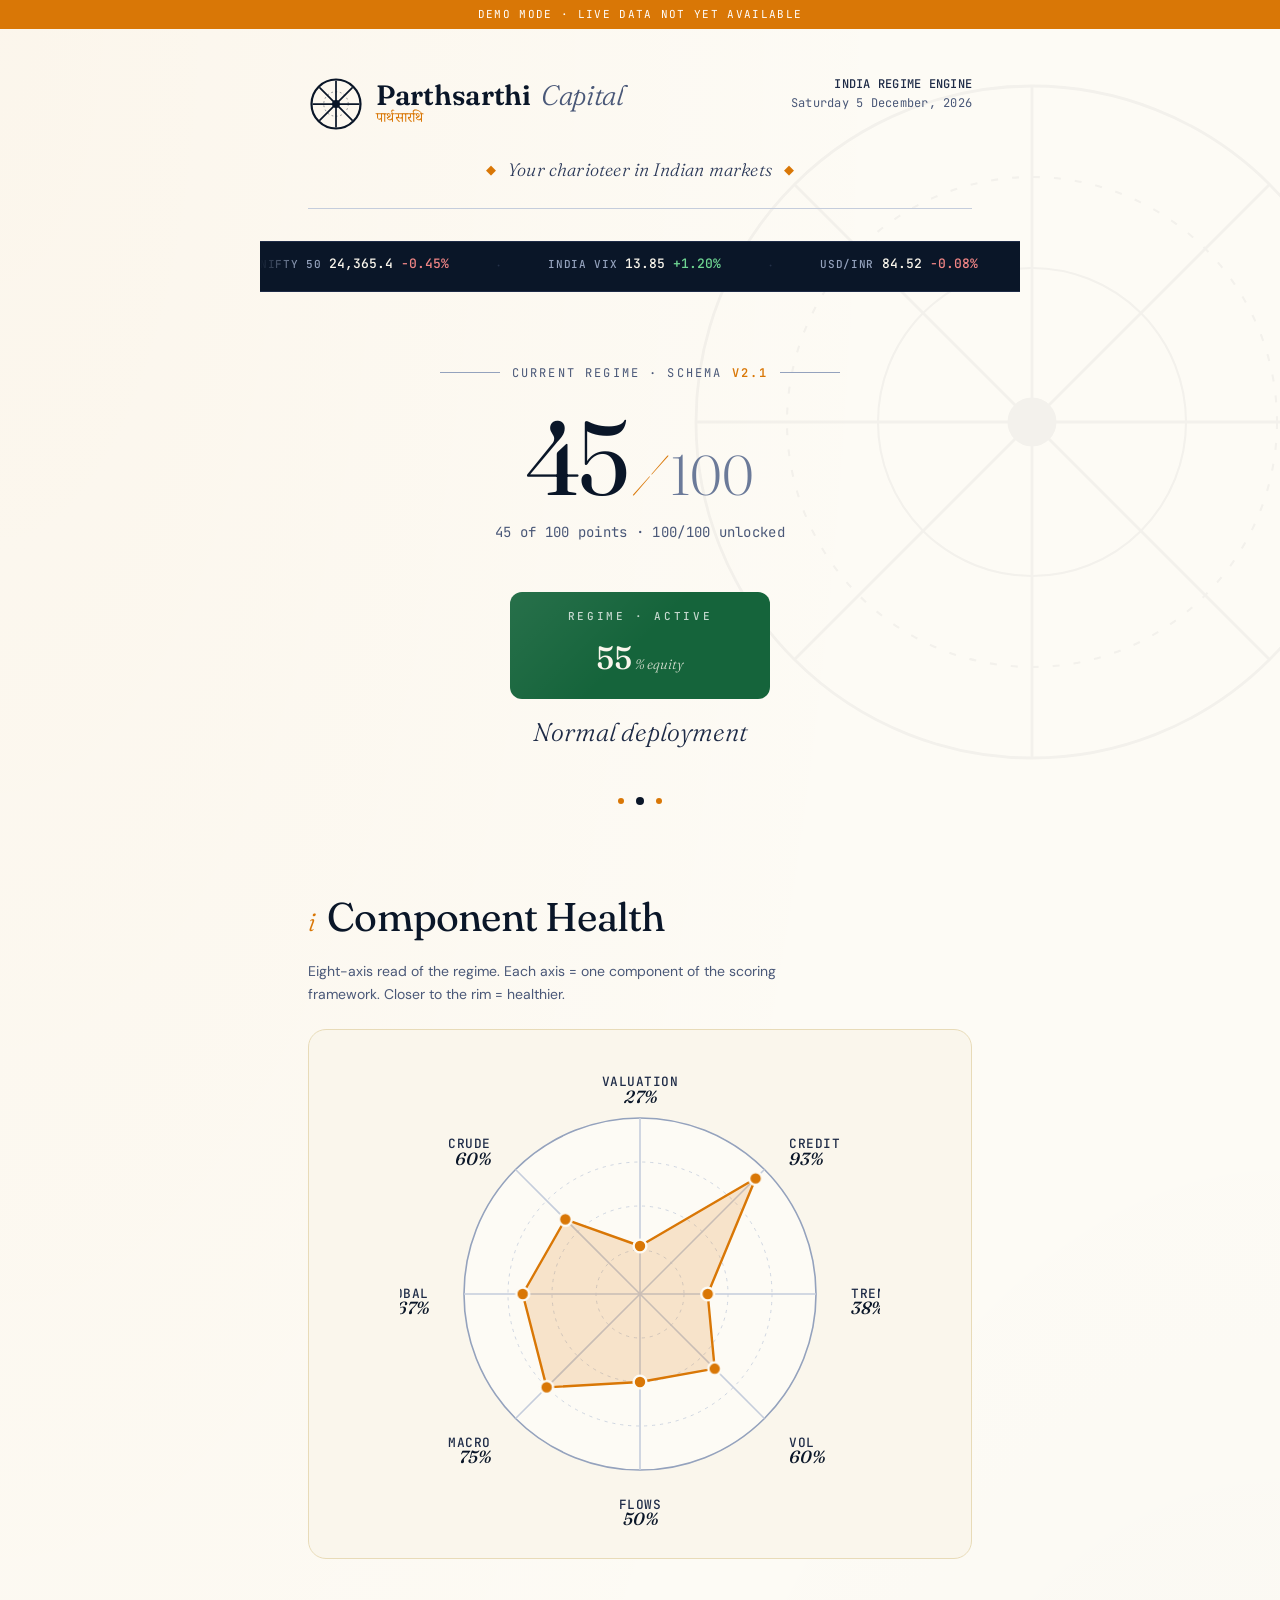
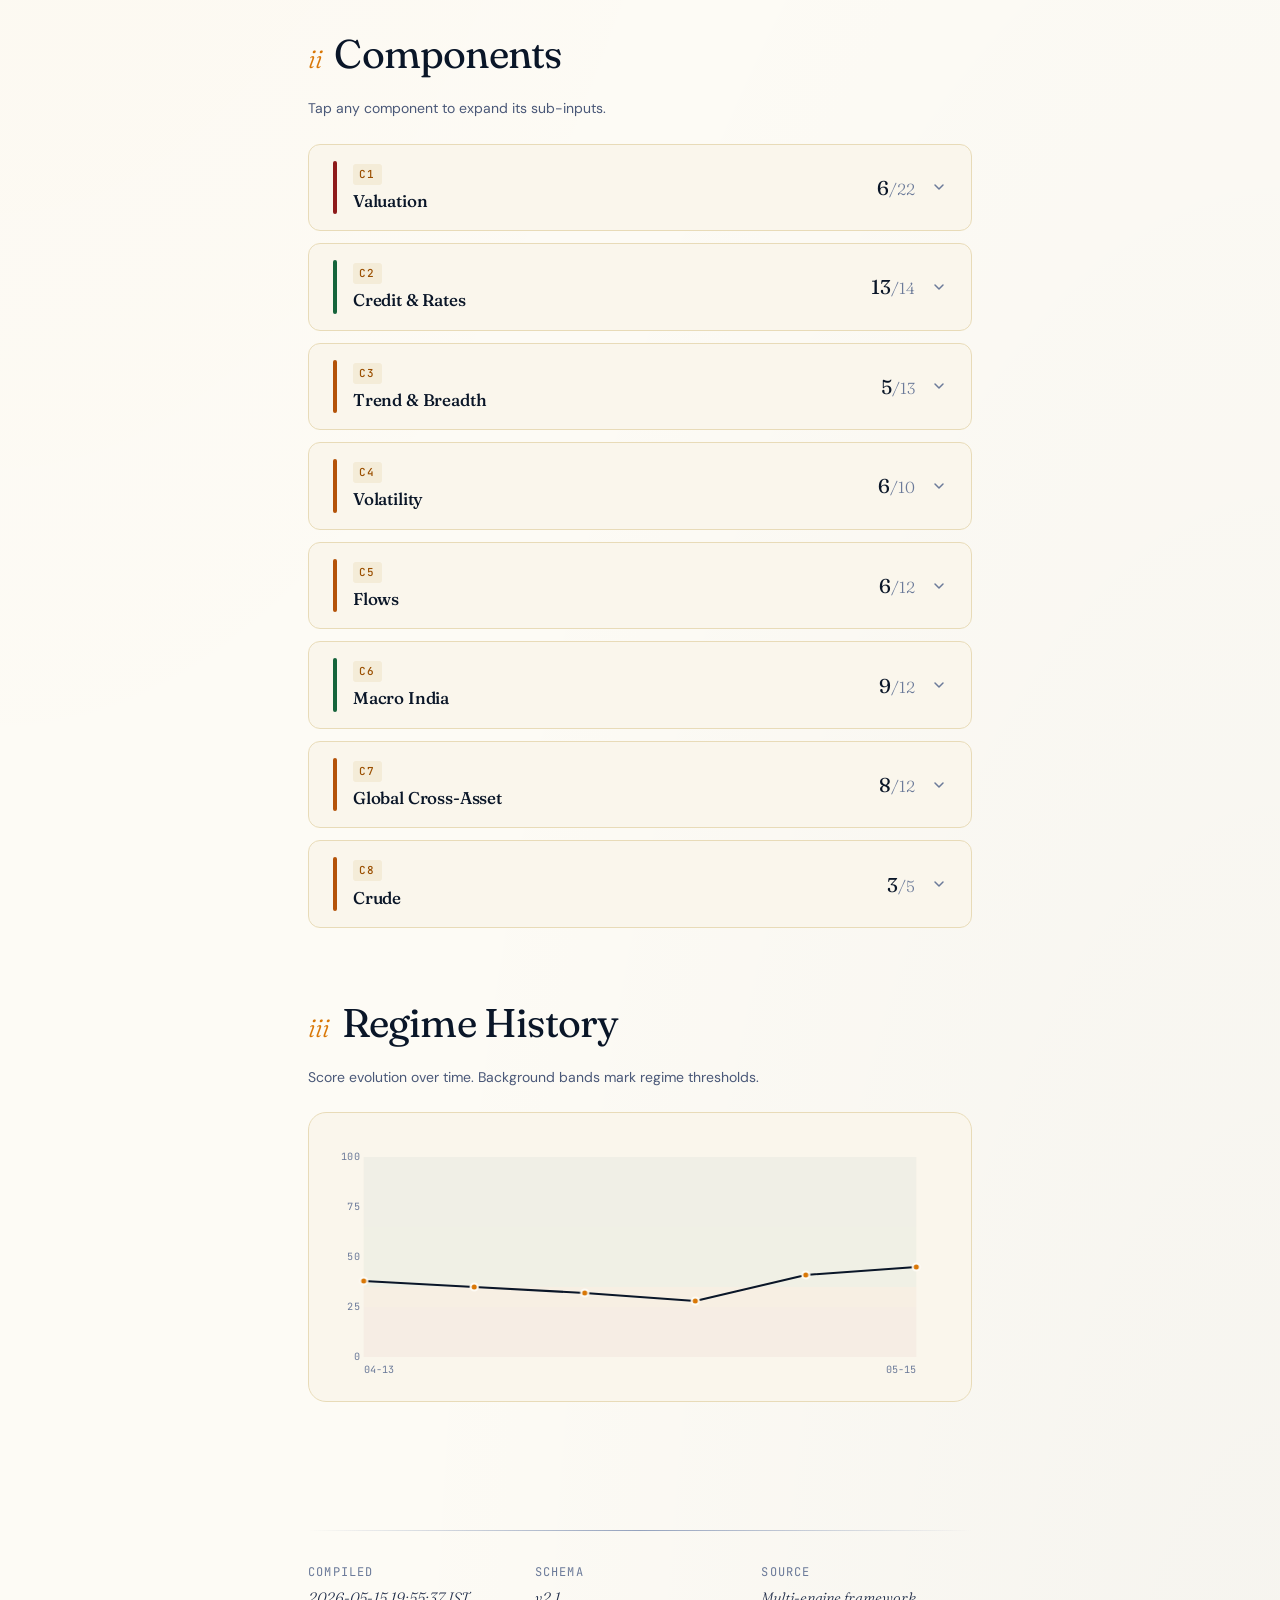
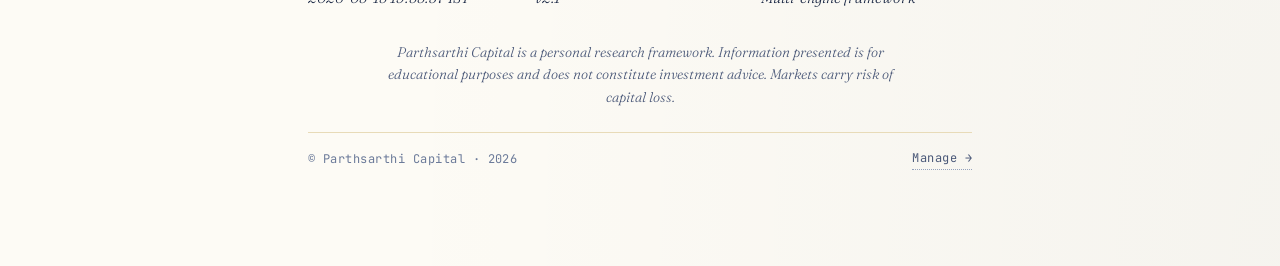
<file: docs/index.html>
<!DOCTYPE html>
<html lang="en">
<head>
<meta charset="UTF-8">
<meta name="viewport" content="width=device-width,initial-scale=1,viewport-fit=cover">
<meta name="theme-color" content="#0A1628">
<title>Parthsarthi Capital · India Regime Engine</title>
<meta name="description" content="A regime-reading investment system for Indian markets. 8 components, 26 sub-inputs, calibrated for SEBI-RIA discipline.">

<!-- Open Graph for social sharing -->
<meta property="og:title" content="Parthsarthi Capital">
<meta property="og:description" content="Your charioteer in Indian markets.">
<meta property="og:type" content="website">

<!-- Favicon -->
<link rel="icon" type="image/svg+xml" href="assets/logo.svg">

<!-- Fonts: Fraunces (display serif) + DM Sans (body) + JetBrains Mono (data) -->
<link rel="preconnect" href="https://fonts.googleapis.com">
<link rel="preconnect" href="https://fonts.gstatic.com" crossorigin>
<link href="https://fonts.googleapis.com/css2?family=Fraunces:opsz,wght,SOFT@9..144,300..900,0..100&family=DM+Sans:opsz,wght@9..40,300..700&family=JetBrains+Mono:wght@400;500;600&family=Noto+Serif+Devanagari:wght@400;500;700&display=swap" rel="stylesheet">

<link rel="stylesheet" href="styles.css">
</head>
<body>

<!-- Decorative chariot wheel watermark -->
<div class="watermark" aria-hidden="true">
  <svg viewBox="0 0 100 100" preserveAspectRatio="xMidYMid meet">
    <g fill="none" stroke="currentColor">
      <circle cx="50" cy="50" r="48" stroke-width="0.4"/>
      <circle cx="50" cy="50" r="35" stroke-width="0.3" stroke-dasharray="1,2"/>
      <circle cx="50" cy="50" r="22" stroke-width="0.3"/>
      <circle cx="50" cy="50" r="3" fill="currentColor"/>
      <g stroke-width="0.4">
        <line x1="50" y1="2" x2="50" y2="98"/>
        <line x1="2" y1="50" x2="98" y2="50"/>
        <line x1="16" y1="16" x2="84" y2="84"/>
        <line x1="84" y1="16" x2="16" y2="84"/>
      </g>
    </g>
  </svg>
</div>

<div class="page">

  <!-- ============ HEADER ============ -->
  <header class="masthead">
    <div class="masthead-row">
      <div class="brand">
        <svg class="brand-mark" viewBox="0 0 64 64" aria-label="Parthsarthi Capital">
          <circle cx="32" cy="32" r="28" stroke="currentColor" stroke-width="2.5" fill="none"/>
          <circle cx="32" cy="32" r="4.5" fill="currentColor"/>
          <g stroke="currentColor" stroke-width="2" stroke-linecap="round">
            <line x1="32" y1="6" x2="32" y2="58"/>
            <line x1="6" y1="32" x2="58" y2="32"/>
            <line x1="13.6" y1="13.6" x2="50.4" y2="50.4"/>
            <line x1="50.4" y1="13.6" x2="13.6" y2="50.4"/>
          </g>
          <circle cx="32" cy="32" r="14" stroke="currentColor" stroke-width="1" fill="none" stroke-dasharray="2,3" opacity="0.5"/>
        </svg>
        <div class="brand-words">
          <div class="brand-name">Parthsarthi <span>Capital</span></div>
          <div class="brand-sub-dev">पार्थसारथि</div>
        </div>
      </div>
      <div class="masthead-meta">
        <div class="meta-issue">India Regime Engine</div>
        <div class="meta-date" id="meta-date">—</div>
      </div>
    </div>
    <div class="tagline">
      <span class="tagline-orn">◆</span>
      Your charioteer in Indian markets
      <span class="tagline-orn">◆</span>
    </div>
  </header>

  <!-- ============ AUTO-DATA TICKER ============ -->
  <section class="ticker" aria-label="Live market data">
    <div class="ticker-track" id="ticker-track">
      <!-- Populated by JS -->
    </div>
  </section>

  <!-- ============ SCORE HERO ============ -->
  <section class="hero">
    <div class="hero-eyebrow">
      <span class="eyebrow-line"></span>
      <span class="eyebrow-text">Current Regime · Schema <span id="schema-version">v2.1</span></span>
      <span class="eyebrow-line"></span>
    </div>

    <div class="score-wrap">
      <div class="score-figure">
        <span class="score-value" id="score-value">—</span>
        <span class="score-divider">⁄</span>
        <span class="score-max" id="score-max">100</span>
      </div>
      <div class="score-pct" id="score-pct">— of 100</div>
    </div>

    <div class="regime-badge" id="regime-badge" data-regime="loading">
      <div class="regime-label" id="regime-label">Loading…</div>
      <div class="regime-allocation">
        <span class="allocation-figure" id="allocation-figure">—</span>
        <span class="allocation-unit">% equity</span>
      </div>
    </div>

    <p class="regime-guidance" id="regime-guidance">Fetching latest regime…</p>

    <div class="hero-divider" aria-hidden="true">
      <span></span><span></span><span></span>
    </div>
  </section>

  <!-- ============ PENDING BANNER (only shows if needed) ============ -->
  <section class="pending-banner" id="pending-banner" hidden>
    <div class="pending-inner">
      <div class="pending-icon">!</div>
      <div class="pending-text">
        <strong id="pending-count-text">— inputs pending</strong>
        <span>Score reflects partial data. Update via Admin.</span>
      </div>
    </div>
  </section>

  <!-- ============ COMPONENT RADAR ============ -->
  <section class="section">
    <h2 class="section-title">
      <span class="section-num">i</span>
      Component Health
    </h2>
    <p class="section-lede">Eight-axis read of the regime. Each axis = one component of the scoring framework. Closer to the rim = healthier.</p>

    <div class="radar-wrap">
      <svg class="radar" id="radar" viewBox="-150 -150 300 300" aria-label="Component health radar"></svg>
    </div>
  </section>

  <!-- ============ COMPONENT CARDS ============ -->
  <section class="section">
    <h2 class="section-title">
      <span class="section-num">ii</span>
      Components
    </h2>
    <p class="section-lede">Tap any component to expand its sub-inputs.</p>

    <div class="components" id="components">
      <!-- Populated by JS -->
    </div>
  </section>

  <!-- ============ SCORE HISTORY ============ -->
  <section class="section">
    <h2 class="section-title">
      <span class="section-num">iii</span>
      Regime History
    </h2>
    <p class="section-lede">Score evolution over time. Background bands mark regime thresholds.</p>

    <div class="history-wrap">
      <svg class="history" id="history" viewBox="0 0 600 240" preserveAspectRatio="none" aria-label="Score history"></svg>
      <div class="history-empty" id="history-empty">
        Building history. Each compute appends a point — check back in a few weeks.
      </div>
    </div>
  </section>

  <!-- ============ COLOPHON ============ -->
  <footer class="colophon">
    <div class="colophon-rule"></div>
    <div class="colophon-grid">
      <div>
        <div class="colophon-label">Compiled</div>
        <div class="colophon-value" id="footer-compute">—</div>
      </div>
      <div>
        <div class="colophon-label">Schema</div>
        <div class="colophon-value" id="footer-schema">v2.1</div>
      </div>
      <div>
        <div class="colophon-label">Source</div>
        <div class="colophon-value">Multi-engine framework</div>
      </div>
    </div>

    <p class="disclaimer">
      Parthsarthi Capital is a personal research framework. Information presented is for educational purposes and does not constitute investment advice. Markets carry risk of capital loss.
    </p>

    <div class="colophon-row">
      <span>© Parthsarthi Capital · 2026</span>
      <a class="manage-link" href="https://gqp.streamlit.app" target="_blank" rel="noopener">Manage →</a>
    </div>
  </footer>

</div>

<script src="app.js"></script>
</body>
</html>
</file>
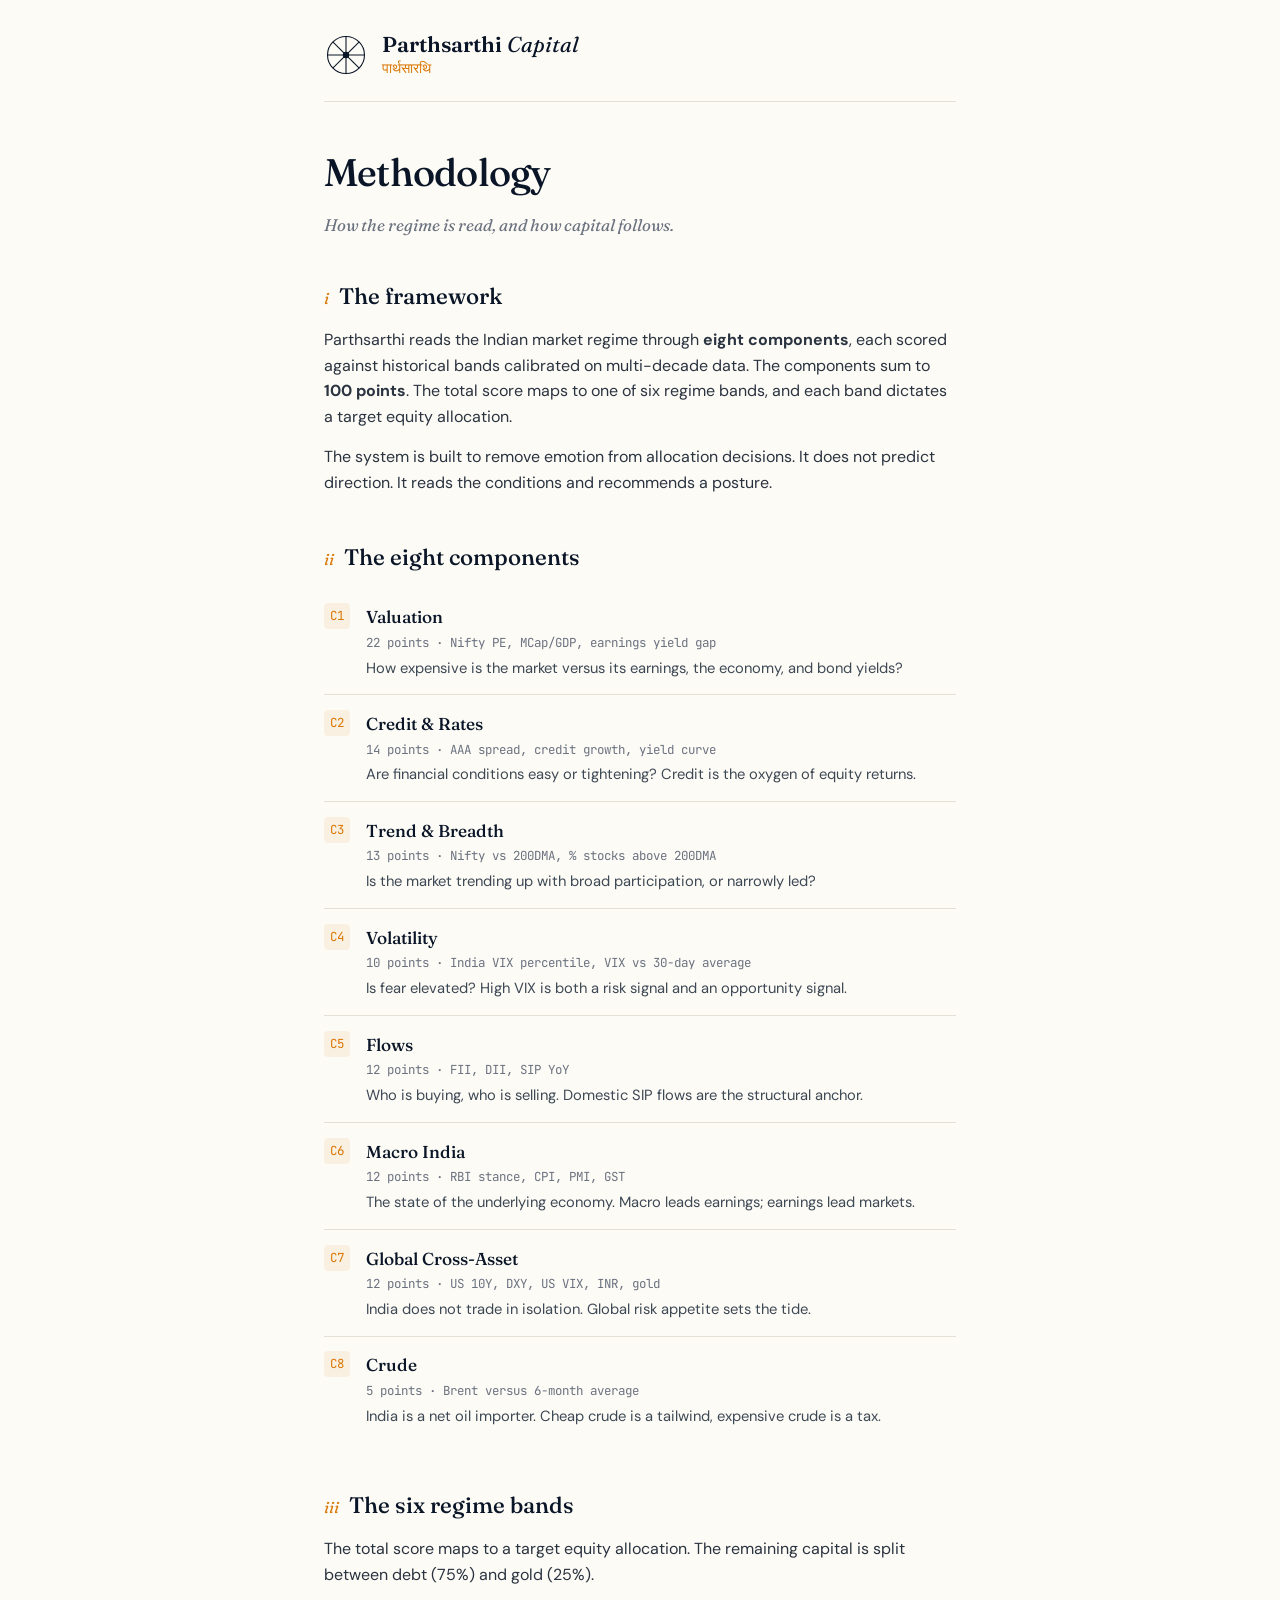
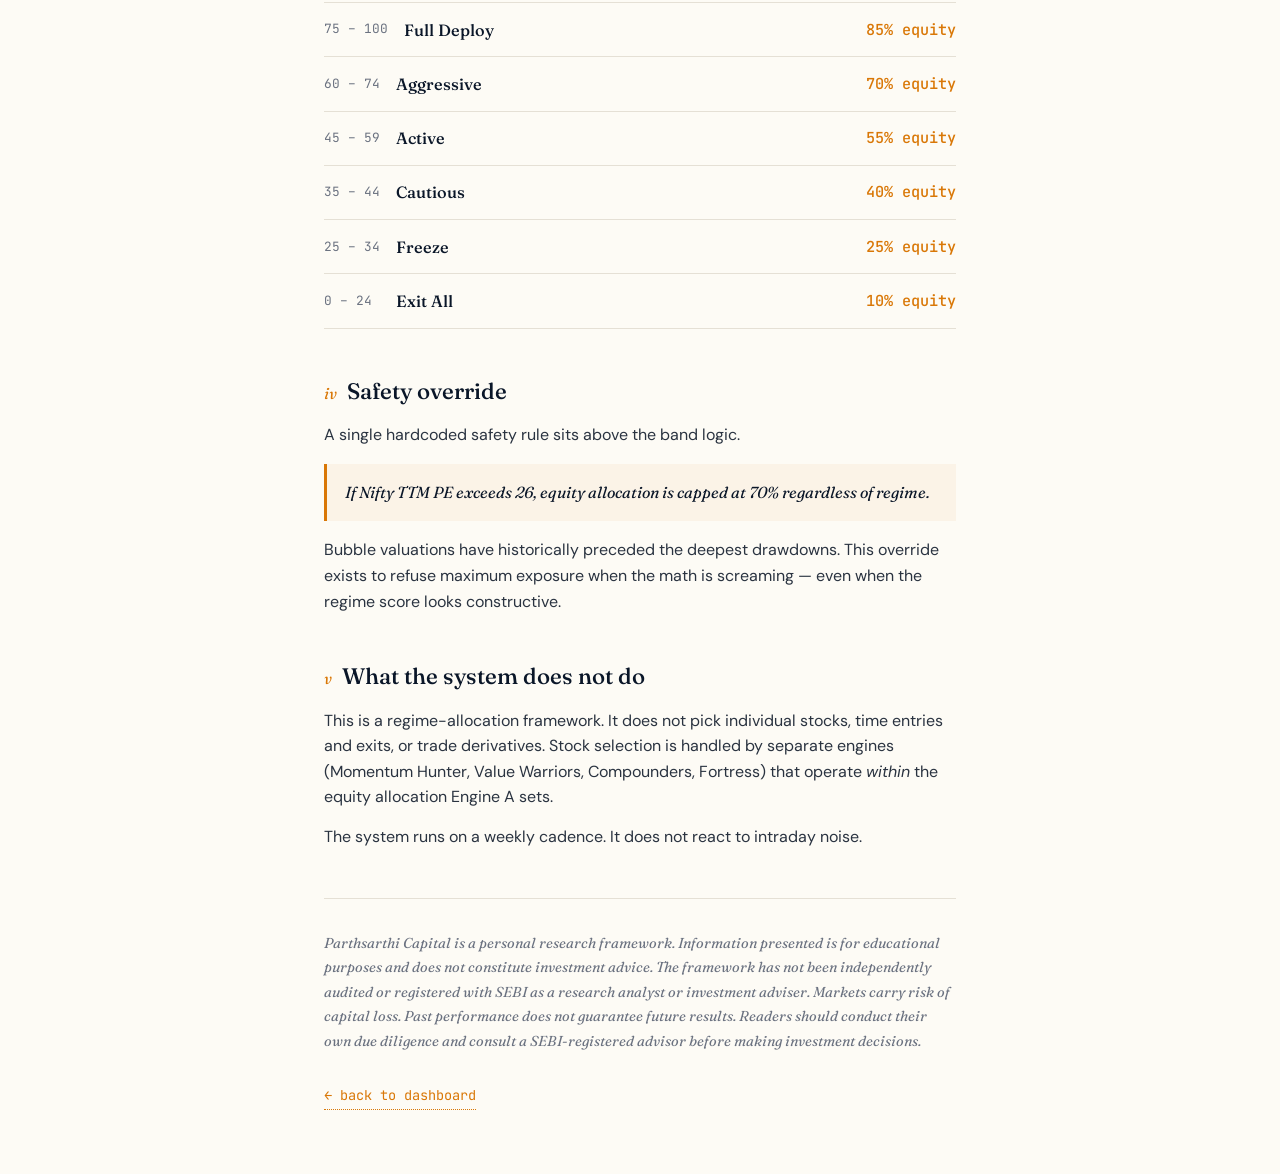
<file: docs/methodology.html>
<!DOCTYPE html>
<html lang="en">
<head>
<meta charset="UTF-8">
<meta name="viewport" content="width=device-width, initial-scale=1, viewport-fit=cover">
<title>Methodology · Parthsarthi Capital</title>
<meta name="theme-color" content="#0A1628">
<meta name="description" content="The 8-component regime framework that powers Parthsarthi Capital's India equity allocation signal.">

<link rel="preconnect" href="https://fonts.googleapis.com">
<link rel="preconnect" href="https://fonts.gstatic.com" crossorigin>
<link href="https://fonts.googleapis.com/css2?family=Fraunces:ital,wght@0,400;0,500;0,600;1,400&family=DM+Sans:wght@400;500;600&family=JetBrains+Mono:wght@400;500&display=swap" rel="stylesheet">

<style>
  :root {
    --navy:    #0A1628;
    --cream:   #FDFBF5;
    --saffron: #D97706;
    --muted:   #6B7280;
    --rule:    #E5E0D5;
  }
  * { box-sizing: border-box; margin: 0; padding: 0; }
  html, body {
    background: var(--cream);
    color: var(--navy);
    font-family: 'DM Sans', system-ui, sans-serif;
    -webkit-font-smoothing: antialiased;
    line-height: 1.6;
  }
  body { padding: 2rem 1.5rem 4rem; max-width: 680px; margin: 0 auto; }

  /* Header */
  .brand {
    display: flex;
    align-items: center;
    gap: 0.9rem;
    padding-bottom: 1.5rem;
    border-bottom: 1px solid var(--rule);
    margin-bottom: 2.5rem;
  }
  .brand svg { width: 44px; height: 44px; flex-shrink: 0; }
  .brand-text { line-height: 1.2; }
  .brand-name {
    font-family: 'Fraunces', serif;
    font-size: 1.35rem;
    font-weight: 600;
    color: var(--navy);
  }
  .brand-italic {
    font-family: 'Fraunces', serif;
    font-style: italic;
    font-weight: 400;
    color: var(--navy);
  }
  .brand-deva {
    font-size: 0.9rem;
    color: var(--saffron);
    margin-top: 2px;
  }

  /* Title */
  h1 {
    font-family: 'Fraunces', serif;
    font-size: 2.4rem;
    font-weight: 500;
    letter-spacing: -0.02em;
    margin-bottom: 0.5rem;
  }
  .subtitle {
    font-family: 'Fraunces', serif;
    font-style: italic;
    font-size: 1.05rem;
    color: var(--muted);
    margin-bottom: 2.5rem;
  }

  /* Section */
  section { margin-bottom: 2.8rem; }
  h2 {
    font-family: 'Fraunces', serif;
    font-size: 1.4rem;
    font-weight: 500;
    margin-bottom: 0.8rem;
    display: flex;
    align-items: baseline;
    gap: 0.6rem;
  }
  .num {
    font-family: 'Fraunces', serif;
    font-style: italic;
    color: var(--saffron);
    font-size: 1rem;
    font-weight: 400;
  }
  p { margin-bottom: 0.9rem; color: #2A3340; }

  /* Components grid */
  .comp {
    display: flex;
    gap: 1rem;
    padding: 0.9rem 0;
    border-bottom: 1px solid var(--rule);
  }
  .comp:last-child { border-bottom: none; }
  .comp-id {
    font-family: 'JetBrains Mono', monospace;
    font-size: 0.78rem;
    color: var(--saffron);
    padding: 3px 6px;
    background: rgba(217,119,6,0.08);
    border-radius: 4px;
    height: fit-content;
    flex-shrink: 0;
  }
  .comp-body { flex: 1; }
  .comp-name {
    font-family: 'Fraunces', serif;
    font-size: 1.08rem;
    font-weight: 500;
    margin-bottom: 2px;
  }
  .comp-weight {
    font-family: 'JetBrains Mono', monospace;
    font-size: 0.78rem;
    color: var(--muted);
    margin-bottom: 4px;
  }
  .comp-desc { font-size: 0.92rem; color: #3D4855; }

  /* Regime table */
  .regime-table {
    border-top: 1px solid var(--rule);
  }
  .regime-row {
    display: grid;
    grid-template-columns: auto 1fr auto;
    gap: 1rem;
    align-items: center;
    padding: 0.85rem 0;
    border-bottom: 1px solid var(--rule);
  }
  .regime-score {
    font-family: 'JetBrains Mono', monospace;
    font-size: 0.8rem;
    color: var(--muted);
    min-width: 56px;
  }
  .regime-name {
    font-family: 'Fraunces', serif;
    font-weight: 500;
    font-size: 1.02rem;
  }
  .regime-eq {
    font-family: 'JetBrains Mono', monospace;
    font-size: 0.95rem;
    color: var(--saffron);
    font-weight: 500;
  }

  /* Pullquote / safety */
  .pullquote {
    background: rgba(217,119,6,0.06);
    border-left: 3px solid var(--saffron);
    padding: 1rem 1.1rem;
    margin: 1rem 0;
    font-family: 'Fraunces', serif;
    font-style: italic;
    font-size: 1rem;
    color: var(--navy);
  }

  /* Footer */
  .disclaimer {
    margin-top: 3rem;
    padding-top: 2rem;
    border-top: 1px solid var(--rule);
    font-family: 'Fraunces', serif;
    font-style: italic;
    font-size: 0.9rem;
    color: var(--muted);
    line-height: 1.7;
  }
  .nav-back {
    display: inline-block;
    margin-top: 2rem;
    color: var(--saffron);
    text-decoration: none;
    font-family: 'JetBrains Mono', monospace;
    font-size: 0.85rem;
    border-bottom: 1px dotted var(--saffron);
    padding-bottom: 2px;
  }
  .nav-back:hover { color: var(--navy); border-bottom-color: var(--navy); }
</style>
</head>
<body>

<div class="brand">
  <svg viewBox="0 0 100 100" fill="none" stroke="#0A1628" stroke-width="2.5">
    <circle cx="50" cy="50" r="42"/>
    <circle cx="50" cy="50" r="6" fill="#0A1628"/>
    <line x1="50" y1="8" x2="50" y2="92"/>
    <line x1="8" y1="50" x2="92" y2="50"/>
    <line x1="20" y1="20" x2="80" y2="80"/>
    <line x1="80" y1="20" x2="20" y2="80"/>
  </svg>
  <div class="brand-text">
    <div class="brand-name">Parthsarthi <span class="brand-italic">Capital</span></div>
    <div class="brand-deva">पार्थसारथि</div>
  </div>
</div>

<h1>Methodology</h1>
<p class="subtitle">How the regime is read, and how capital follows.</p>

<section>
  <h2><span class="num">i</span> The framework</h2>
  <p>Parthsarthi reads the Indian market regime through <strong>eight components</strong>, each scored against historical bands calibrated on multi-decade data. The components sum to <strong>100 points</strong>. The total score maps to one of six regime bands, and each band dictates a target equity allocation.</p>
  <p>The system is built to remove emotion from allocation decisions. It does not predict direction. It reads the conditions and recommends a posture.</p>
</section>

<section>
  <h2><span class="num">ii</span> The eight components</h2>

  <div class="comp">
    <span class="comp-id">C1</span>
    <div class="comp-body">
      <div class="comp-name">Valuation</div>
      <div class="comp-weight">22 points · Nifty PE, MCap/GDP, earnings yield gap</div>
      <div class="comp-desc">How expensive is the market versus its earnings, the economy, and bond yields?</div>
    </div>
  </div>

  <div class="comp">
    <span class="comp-id">C2</span>
    <div class="comp-body">
      <div class="comp-name">Credit &amp; Rates</div>
      <div class="comp-weight">14 points · AAA spread, credit growth, yield curve</div>
      <div class="comp-desc">Are financial conditions easy or tightening? Credit is the oxygen of equity returns.</div>
    </div>
  </div>

  <div class="comp">
    <span class="comp-id">C3</span>
    <div class="comp-body">
      <div class="comp-name">Trend &amp; Breadth</div>
      <div class="comp-weight">13 points · Nifty vs 200DMA, % stocks above 200DMA</div>
      <div class="comp-desc">Is the market trending up with broad participation, or narrowly led?</div>
    </div>
  </div>

  <div class="comp">
    <span class="comp-id">C4</span>
    <div class="comp-body">
      <div class="comp-name">Volatility</div>
      <div class="comp-weight">10 points · India VIX percentile, VIX vs 30-day average</div>
      <div class="comp-desc">Is fear elevated? High VIX is both a risk signal and an opportunity signal.</div>
    </div>
  </div>

  <div class="comp">
    <span class="comp-id">C5</span>
    <div class="comp-body">
      <div class="comp-name">Flows</div>
      <div class="comp-weight">12 points · FII, DII, SIP YoY</div>
      <div class="comp-desc">Who is buying, who is selling. Domestic SIP flows are the structural anchor.</div>
    </div>
  </div>

  <div class="comp">
    <span class="comp-id">C6</span>
    <div class="comp-body">
      <div class="comp-name">Macro India</div>
      <div class="comp-weight">12 points · RBI stance, CPI, PMI, GST</div>
      <div class="comp-desc">The state of the underlying economy. Macro leads earnings; earnings lead markets.</div>
    </div>
  </div>

  <div class="comp">
    <span class="comp-id">C7</span>
    <div class="comp-body">
      <div class="comp-name">Global Cross-Asset</div>
      <div class="comp-weight">12 points · US 10Y, DXY, US VIX, INR, gold</div>
      <div class="comp-desc">India does not trade in isolation. Global risk appetite sets the tide.</div>
    </div>
  </div>

  <div class="comp">
    <span class="comp-id">C8</span>
    <div class="comp-body">
      <div class="comp-name">Crude</div>
      <div class="comp-weight">5 points · Brent versus 6-month average</div>
      <div class="comp-desc">India is a net oil importer. Cheap crude is a tailwind, expensive crude is a tax.</div>
    </div>
  </div>
</section>

<section>
  <h2><span class="num">iii</span> The six regime bands</h2>
  <p>The total score maps to a target equity allocation. The remaining capital is split between debt (75%) and gold (25%).</p>

  <div class="regime-table">
    <div class="regime-row">
      <span class="regime-score">75 – 100</span>
      <span class="regime-name">Full Deploy</span>
      <span class="regime-eq">85% equity</span>
    </div>
    <div class="regime-row">
      <span class="regime-score">60 – 74</span>
      <span class="regime-name">Aggressive</span>
      <span class="regime-eq">70% equity</span>
    </div>
    <div class="regime-row">
      <span class="regime-score">45 – 59</span>
      <span class="regime-name">Active</span>
      <span class="regime-eq">55% equity</span>
    </div>
    <div class="regime-row">
      <span class="regime-score">35 – 44</span>
      <span class="regime-name">Cautious</span>
      <span class="regime-eq">40% equity</span>
    </div>
    <div class="regime-row">
      <span class="regime-score">25 – 34</span>
      <span class="regime-name">Freeze</span>
      <span class="regime-eq">25% equity</span>
    </div>
    <div class="regime-row">
      <span class="regime-score">0 – 24</span>
      <span class="regime-name">Exit All</span>
      <span class="regime-eq">10% equity</span>
    </div>
  </div>
</section>

<section>
  <h2><span class="num">iv</span> Safety override</h2>
  <p>A single hardcoded safety rule sits above the band logic.</p>
  <div class="pullquote">If Nifty TTM PE exceeds 26, equity allocation is capped at 70% regardless of regime.</div>
  <p>Bubble valuations have historically preceded the deepest drawdowns. This override exists to refuse maximum exposure when the math is screaming &mdash; even when the regime score looks constructive.</p>
</section>

<section>
  <h2><span class="num">v</span> What the system does not do</h2>
  <p>This is a regime-allocation framework. It does not pick individual stocks, time entries and exits, or trade derivatives. Stock selection is handled by separate engines (Momentum Hunter, Value Warriors, Compounders, Fortress) that operate <em>within</em> the equity allocation Engine A sets.</p>
  <p>The system runs on a weekly cadence. It does not react to intraday noise.</p>
</section>

<div class="disclaimer">
  Parthsarthi Capital is a personal research framework. Information presented is for educational purposes and does not constitute investment advice. The framework has not been independently audited or registered with SEBI as a research analyst or investment adviser. Markets carry risk of capital loss. Past performance does not guarantee future results. Readers should conduct their own due diligence and consult a SEBI-registered advisor before making investment decisions.
</div>

<a href="index.html" class="nav-back">← back to dashboard</a>

</body>
</html>
</file>
<file: docs/styles.css>
/* ================================================================
   PARTHSARTHI CAPITAL · DESIGN SYSTEM
   Aesthetic: Editorial Luxury × Indian Heritage
   ================================================================ */

/* ---------- Tokens ---------- */
:root {
  /* Ink palette — deep navy core */
  --ink-900: #0A1628;
  --ink-800: #122038;
  --ink-700: #1E2B47;
  --ink-600: #2C3A5A;
  --ink-500: #4A5878;
  --ink-400: #6B7A99;
  --ink-300: #94A2BD;
  --ink-200: #C5CDDC;
  --ink-100: #E4E8F1;

  /* Cream palette — warm background */
  --cream-50:  #FDFBF5;
  --cream-100: #FAF6EC;
  --cream-200: #F4ECD8;
  --cream-300: #E8DBB8;

  /* Saffron + gold — accent */
  --saffron-300: #FBB871;
  --saffron-500: #D97706;
  --saffron-700: #9A4F00;
  --gold-500:    #B8860B;
  --gold-700:    #7A5A07;

  /* Regime palette */
  --regime-freeze:     #8E1B1B;
  --regime-cautious:   #B45309;
  --regime-active:     #15643B;
  --regime-aggressive: #0F5C57;

  /* Status */
  --ok:      #15643B;
  --pending: #94A2BD;
  --error:   #8E1B1B;

  /* Type scale (mobile base) */
  --t-display: clamp(3.5rem, 12vw, 6.5rem);
  --t-h1:      clamp(1.75rem, 5vw, 2.5rem);
  --t-h2:      clamp(1.25rem, 3.5vw, 1.6rem);
  --t-h3:      1.0625rem;
  --t-body:    1rem;
  --t-small:   0.875rem;
  --t-tiny:    0.75rem;

  /* Space scale */
  --s-1: 0.25rem;
  --s-2: 0.5rem;
  --s-3: 0.75rem;
  --s-4: 1rem;
  --s-5: 1.5rem;
  --s-6: 2rem;
  --s-7: 3rem;
  --s-8: 4rem;
  --s-9: 6rem;

  /* Radii */
  --r-sm: 6px;
  --r-md: 12px;
  --r-lg: 18px;

  /* Shadows — refined, not droppy */
  --shadow-sm: 0 1px 2px rgba(10, 22, 40, 0.05);
  --shadow-md: 0 4px 14px -4px rgba(10, 22, 40, 0.08), 0 1px 2px rgba(10, 22, 40, 0.04);
  --shadow-lg: 0 18px 50px -20px rgba(10, 22, 40, 0.18);

  /* Fonts */
  --font-display: "Fraunces", Georgia, "Times New Roman", serif;
  --font-body:    "DM Sans", -apple-system, BlinkMacSystemFont, sans-serif;
  --font-mono:    "JetBrains Mono", "SFMono-Regular", Menlo, monospace;
  --font-dev:     "Noto Serif Devanagari", "Fraunces", serif;
}

/* ---------- Reset + base ---------- */
*, *::before, *::after { box-sizing: border-box; }
html { -webkit-text-size-adjust: 100%; scroll-behavior: smooth; }
body {
  margin: 0;
  font-family: var(--font-body);
  font-size: var(--t-body);
  line-height: 1.55;
  color: var(--ink-700);
  background: var(--cream-50);
  background-image:
    radial-gradient(at 0% 0%, rgba(217, 119, 6, 0.04) 0px, transparent 50%),
    radial-gradient(at 100% 100%, rgba(10, 22, 40, 0.03) 0px, transparent 50%);
  min-height: 100vh;
  overflow-x: hidden;
  -webkit-font-smoothing: antialiased;
  -moz-osx-font-smoothing: grayscale;
  text-rendering: optimizeLegibility;
}
h1, h2, h3, h4 { margin: 0; font-family: var(--font-display); font-weight: 400; }
p { margin: 0; }
button { font: inherit; cursor: pointer; }

/* ---------- Watermark ---------- */
.watermark {
  position: fixed;
  top: 8vh;
  right: -8vw;
  width: 80vw;
  max-width: 700px;
  color: var(--ink-900);
  opacity: 0.04;
  pointer-events: none;
  z-index: 0;
}
.watermark svg { width: 100%; height: auto; }

/* ---------- Page container ---------- */
.page {
  position: relative;
  max-width: 760px;
  margin: 0 auto;
  padding: var(--s-5) var(--s-5) var(--s-8);
  z-index: 1;
}
@media (min-width: 720px) {
  .page { padding: var(--s-7) var(--s-7) var(--s-9); }
}

/* ================================================================
   MASTHEAD
   ================================================================ */
.masthead {
  border-bottom: 1px solid var(--ink-200);
  padding-bottom: var(--s-5);
  margin-bottom: var(--s-6);
}
.masthead-row {
  display: flex;
  align-items: flex-start;
  justify-content: space-between;
  gap: var(--s-4);
  margin-bottom: var(--s-5);
}
.brand {
  display: flex;
  align-items: center;
  gap: var(--s-3);
  color: var(--ink-900);
}
.brand-mark {
  width: 44px;
  height: 44px;
  flex-shrink: 0;
  color: var(--ink-900);
  animation: spin-slow 60s linear infinite;
}
@media (min-width: 720px) {
  .brand-mark { width: 56px; height: 56px; }
}
@keyframes spin-slow {
  from { transform: rotate(0deg); }
  to   { transform: rotate(360deg); }
}
.brand-words { display: flex; flex-direction: column; line-height: 1; }
.brand-name {
  font-family: var(--font-display);
  font-weight: 600;
  font-size: clamp(1.25rem, 4vw, 1.75rem);
  font-variation-settings: "opsz" 24, "SOFT" 30;
  letter-spacing: -0.01em;
  color: var(--ink-900);
}
.brand-name span {
  font-weight: 300;
  font-style: italic;
  color: var(--ink-500);
  margin-left: 0.15em;
}
.brand-sub-dev {
  font-family: var(--font-dev);
  font-size: 0.875rem;
  color: var(--saffron-500);
  margin-top: 0.2rem;
  letter-spacing: 0.02em;
}

.masthead-meta {
  text-align: right;
  font-family: var(--font-mono);
  font-size: var(--t-tiny);
  color: var(--ink-500);
  letter-spacing: 0.02em;
  line-height: 1.4;
}
.meta-issue { text-transform: uppercase; color: var(--ink-700); font-weight: 500; }
.meta-date { margin-top: 0.15rem; }

.tagline {
  font-family: var(--font-display);
  font-style: italic;
  font-weight: 300;
  font-size: clamp(0.95rem, 2.5vw, 1.125rem);
  text-align: center;
  color: var(--ink-600);
  letter-spacing: 0.01em;
}
.tagline-orn {
  color: var(--saffron-500);
  margin: 0 0.6em;
  font-size: 0.7em;
  vertical-align: 0.15em;
  font-style: normal;
}

/* ================================================================
   TICKER
   ================================================================ */
.ticker {
  margin: var(--s-6) calc(-1 * var(--s-5)) var(--s-7);
  padding: var(--s-3) 0;
  background: var(--ink-900);
  color: var(--cream-100);
  overflow: hidden;
  position: relative;
  border-top: 1px solid var(--ink-700);
  border-bottom: 1px solid var(--ink-700);
}
@media (min-width: 720px) {
  .ticker { margin: var(--s-6) calc(-1 * var(--s-7)) var(--s-7); }
}
.ticker::before,
.ticker::after {
  content: "";
  position: absolute;
  top: 0; bottom: 0; width: 40px;
  z-index: 2;
  pointer-events: none;
}
.ticker::before { left: 0;  background: linear-gradient(to right, var(--ink-900), transparent); }
.ticker::after  { right: 0; background: linear-gradient(to left,  var(--ink-900), transparent); }

.ticker-track {
  display: flex;
  gap: var(--s-7);
  animation: ticker-scroll 60s linear infinite;
  white-space: nowrap;
  width: max-content;
}
.ticker:hover .ticker-track { animation-play-state: paused; }

@keyframes ticker-scroll {
  from { transform: translateX(0); }
  to   { transform: translateX(-50%); }
}

.ticker-item {
  display: inline-flex;
  align-items: baseline;
  gap: var(--s-2);
  font-family: var(--font-mono);
  font-size: 0.8125rem;
  font-weight: 500;
}
.ticker-label {
  color: var(--ink-300);
  letter-spacing: 0.06em;
  text-transform: uppercase;
  font-size: 0.6875rem;
}
.ticker-value { color: var(--cream-100); }
.ticker-delta.up   { color: #6ED592; }
.ticker-delta.down { color: #F08585; }
.ticker-delta.flat { color: var(--ink-300); }

/* ================================================================
   HERO
   ================================================================ */
.hero {
  text-align: center;
  padding: var(--s-5) 0 var(--s-7);
  margin-bottom: var(--s-6);
}

.hero-eyebrow {
  display: flex;
  align-items: center;
  justify-content: center;
  gap: var(--s-3);
  margin-bottom: var(--s-5);
}
.eyebrow-line {
  flex: 0 1 60px;
  height: 1px;
  background: var(--ink-300);
}
.eyebrow-text {
  font-family: var(--font-mono);
  font-size: var(--t-tiny);
  color: var(--ink-500);
  text-transform: uppercase;
  letter-spacing: 0.18em;
}
.eyebrow-text span {
  color: var(--saffron-500);
  font-weight: 600;
}

.score-wrap {
  margin-bottom: var(--s-5);
}
.score-figure {
  display: inline-flex;
  align-items: baseline;
  font-family: var(--font-display);
  font-weight: 300;
  line-height: 1;
  font-variation-settings: "opsz" 144, "SOFT" 30;
}
.score-value {
  font-size: var(--t-display);
  font-weight: 400;
  color: var(--ink-900);
  letter-spacing: -0.04em;
  animation: counter-pop 1.2s cubic-bezier(0.22, 1, 0.36, 1);
}
.score-divider {
  font-size: clamp(2rem, 7vw, 3.5rem);
  color: var(--saffron-500);
  margin: 0 0.15em;
  font-weight: 300;
  font-style: italic;
}
.score-max {
  font-size: clamp(2rem, 7vw, 3.5rem);
  color: var(--ink-400);
  font-weight: 300;
}

@keyframes counter-pop {
  0%   { opacity: 0; transform: translateY(15px); }
  100% { opacity: 1; transform: translateY(0); }
}

.score-pct {
  margin-top: var(--s-3);
  font-family: var(--font-mono);
  font-size: var(--t-small);
  color: var(--ink-500);
  letter-spacing: 0.02em;
}

/* Regime badge — color shifts based on data-regime */
.regime-badge {
  display: inline-flex;
  flex-direction: column;
  align-items: center;
  gap: var(--s-2);
  margin: var(--s-5) 0 var(--s-4);
  padding: var(--s-4) var(--s-6);
  border-radius: var(--r-md);
  background: var(--ink-900);
  color: var(--cream-100);
  position: relative;
  overflow: hidden;
  min-width: 260px;
  transition: background 0.5s ease;
}
.regime-badge::before {
  content: "";
  position: absolute;
  inset: 0;
  background: linear-gradient(135deg, rgba(255,255,255,0.08), transparent 50%);
  pointer-events: none;
}
.regime-badge[data-regime="FREEZE"]     { background: var(--regime-freeze); }
.regime-badge[data-regime="CAUTIOUS"]   { background: var(--regime-cautious); }
.regime-badge[data-regime="ACTIVE"]     { background: var(--regime-active); }
.regime-badge[data-regime="AGGRESSIVE"] { background: var(--regime-aggressive); }
.regime-badge[data-regime="loading"]    { background: var(--ink-500); }

.regime-label {
  font-family: var(--font-mono);
  font-size: 0.6875rem;
  text-transform: uppercase;
  letter-spacing: 0.24em;
  color: rgba(255, 255, 255, 0.75);
  font-weight: 500;
}
.regime-allocation {
  display: inline-flex;
  align-items: baseline;
  gap: 0.15em;
  font-family: var(--font-display);
  font-variation-settings: "opsz" 48, "SOFT" 30;
}
.allocation-figure {
  font-size: 2rem;
  font-weight: 500;
}
.allocation-unit {
  font-size: 0.875rem;
  font-weight: 300;
  font-style: italic;
  opacity: 0.85;
}

.regime-guidance {
  font-family: var(--font-display);
  font-style: italic;
  font-weight: 300;
  font-size: var(--t-h2);
  color: var(--ink-700);
  max-width: 500px;
  margin: 0 auto;
  line-height: 1.4;
}

.hero-divider {
  margin: var(--s-7) auto 0;
  display: flex;
  justify-content: center;
  gap: var(--s-3);
}
.hero-divider span {
  width: 6px; height: 6px;
  background: var(--saffron-500);
  border-radius: 50%;
  display: inline-block;
}
.hero-divider span:nth-child(2) {
  background: var(--ink-900);
  width: 8px; height: 8px;
  transform: translateY(-1px);
}

/* ================================================================
   PENDING BANNER
   ================================================================ */
.pending-banner {
  background: var(--cream-200);
  border-left: 4px solid var(--saffron-500);
  padding: var(--s-4) var(--s-5);
  margin-bottom: var(--s-6);
  border-radius: 0 var(--r-md) var(--r-md) 0;
}
.pending-inner {
  display: flex;
  gap: var(--s-4);
  align-items: center;
}
.pending-icon {
  width: 32px; height: 32px;
  border-radius: 50%;
  background: var(--saffron-500);
  color: white;
  display: flex;
  align-items: center;
  justify-content: center;
  font-family: var(--font-display);
  font-weight: 600;
  flex-shrink: 0;
}
.pending-text { display: flex; flex-direction: column; gap: 0.15rem; font-size: var(--t-small); }
.pending-text strong { color: var(--saffron-700); font-weight: 600; }
.pending-text span { color: var(--ink-500); }

/* ================================================================
   SECTIONS
   ================================================================ */
.section {
  margin-bottom: var(--s-8);
}
.section-title {
  font-size: var(--t-h1);
  font-weight: 400;
  font-variation-settings: "opsz" 36, "SOFT" 30;
  color: var(--ink-900);
  letter-spacing: -0.02em;
  margin-bottom: var(--s-3);
  display: flex;
  align-items: baseline;
  gap: var(--s-3);
}
.section-num {
  font-family: var(--font-display);
  font-style: italic;
  font-weight: 300;
  font-size: 0.65em;
  color: var(--saffron-500);
}
.section-lede {
  font-size: var(--t-small);
  color: var(--ink-500);
  margin-bottom: var(--s-5);
  max-width: 540px;
  line-height: 1.6;
}

/* ================================================================
   RADAR
   ================================================================ */
.radar-wrap {
  background: var(--cream-100);
  border: 1px solid var(--cream-300);
  border-radius: var(--r-lg);
  padding: var(--s-5);
  position: relative;
  overflow: hidden;
}
.radar {
  width: 100%;
  max-width: 480px;
  height: auto;
  display: block;
  margin: 0 auto;
}
.radar-axis      { stroke: var(--ink-200); stroke-width: 1; }
.radar-ring      { fill: none; stroke: var(--ink-200); stroke-width: 0.5; stroke-dasharray: 2,3; }
.radar-ring-outer { fill: var(--cream-50); stroke: var(--ink-300); stroke-width: 1; }
.radar-value     {
  fill: rgba(217, 119, 6, 0.18);
  stroke: var(--saffron-500);
  stroke-width: 1.5;
  stroke-linejoin: round;
}
.radar-point     {
  fill: var(--saffron-500);
  stroke: var(--cream-50);
  stroke-width: 1.5;
}
.radar-label {
  font-family: var(--font-mono);
  font-size: 8px;
  font-weight: 500;
  fill: var(--ink-700);
  text-transform: uppercase;
  letter-spacing: 0.04em;
}
.radar-label-pct {
  font-family: var(--font-display);
  font-size: 11px;
  font-weight: 500;
  font-style: italic;
  fill: var(--ink-900);
}

/* ================================================================
   COMPONENTS LIST
   ================================================================ */
.components {
  display: flex;
  flex-direction: column;
  gap: var(--s-3);
}

.comp {
  background: var(--cream-100);
  border: 1px solid var(--cream-300);
  border-radius: var(--r-md);
  overflow: hidden;
  transition: all 0.25s ease;
}
.comp:hover { border-color: var(--ink-300); box-shadow: var(--shadow-md); }

.comp-head {
  display: flex;
  align-items: center;
  gap: var(--s-4);
  padding: var(--s-4) var(--s-5);
  background: transparent;
  border: none;
  width: 100%;
  text-align: left;
  color: inherit;
}
.comp-stripe {
  width: 4px;
  align-self: stretch;
  border-radius: 2px;
  background: var(--ink-300);
  flex-shrink: 0;
}
.comp[data-health="strong"] .comp-stripe { background: var(--regime-active); }
.comp[data-health="ok"]     .comp-stripe { background: var(--regime-cautious); }
.comp[data-health="weak"]   .comp-stripe { background: var(--regime-freeze); }
.comp[data-health="pending"] .comp-stripe { background: var(--ink-300); }

.comp-id {
  font-family: var(--font-mono);
  font-size: 0.6875rem;
  color: var(--saffron-700);
  letter-spacing: 0.12em;
  background: var(--cream-200);
  padding: 2px 6px;
  border-radius: 3px;
  display: inline-block;
  font-weight: 500;
}
.comp-info { flex: 1; min-width: 0; }
.comp-name {
  font-family: var(--font-display);
  font-weight: 500;
  font-variation-settings: "opsz" 18, "SOFT" 30;
  font-size: var(--t-h3);
  color: var(--ink-900);
  letter-spacing: -0.01em;
  display: block;
  margin-top: 0.15rem;
}

.comp-figure {
  font-family: var(--font-display);
  font-weight: 400;
  font-size: 1.25rem;
  color: var(--ink-900);
  font-variation-settings: "opsz" 24, "SOFT" 30;
  white-space: nowrap;
}
.comp-figure .out-of {
  color: var(--ink-400);
  font-size: 0.8em;
  font-weight: 300;
}

.comp-chevron {
  color: var(--ink-400);
  transition: transform 0.25s ease;
  flex-shrink: 0;
}
.comp[open] .comp-chevron { transform: rotate(180deg); color: var(--saffron-500); }

.comp-body {
  padding: 0 var(--s-5) var(--s-5);
  border-top: 1px dashed var(--cream-300);
  margin-top: -1px;
  display: none;
}
.comp[open] .comp-body { display: block; animation: slide-down 0.3s ease; }
@keyframes slide-down {
  from { opacity: 0; transform: translateY(-6px); }
  to   { opacity: 1; transform: translateY(0); }
}

.sub-input {
  display: grid;
  grid-template-columns: 1fr auto;
  gap: var(--s-2) var(--s-3);
  padding: var(--s-4) 0;
  border-bottom: 1px solid rgba(0,0,0,0.04);
}
.sub-input:last-child { border-bottom: none; }
.sub-key {
  font-family: var(--font-mono);
  font-size: var(--t-tiny);
  color: var(--ink-500);
  letter-spacing: 0.05em;
  text-transform: lowercase;
}
.sub-figure {
  font-family: var(--font-display);
  font-weight: 500;
  font-size: 0.9375rem;
  color: var(--ink-900);
  text-align: right;
  white-space: nowrap;
}
.sub-figure[data-status="PENDING_MANUAL"] { color: var(--ink-400); font-style: italic; }
.sub-figure[data-status="ERROR"]          { color: var(--error); }
.sub-figure .small-frac {
  color: var(--ink-400);
  font-size: 0.85em;
  font-weight: 300;
}
.sub-note {
  grid-column: 1 / -1;
  font-size: var(--t-small);
  color: var(--ink-600);
  line-height: 1.5;
}
.sub-status-chip {
  display: inline-block;
  padding: 1px 6px;
  border-radius: 3px;
  font-family: var(--font-mono);
  font-size: 0.6875rem;
  letter-spacing: 0.04em;
  background: var(--cream-200);
  color: var(--saffron-700);
  margin-right: 0.4em;
}

/* ================================================================
   HISTORY CHART
   ================================================================ */
.history-wrap {
  background: var(--cream-100);
  border: 1px solid var(--cream-300);
  border-radius: var(--r-lg);
  padding: var(--s-5);
  position: relative;
  min-height: 200px;
}
.history {
  width: 100%;
  height: 240px;
  display: block;
}
.history-empty {
  position: absolute;
  inset: 0;
  display: flex;
  align-items: center;
  justify-content: center;
  font-family: var(--font-display);
  font-style: italic;
  color: var(--ink-400);
  text-align: center;
  padding: var(--s-5);
  font-size: var(--t-small);
}
.hist-band-freeze     { fill: rgba(142, 27, 27, 0.04); }
.hist-band-cautious   { fill: rgba(180, 83, 9, 0.04); }
.hist-band-active     { fill: rgba(21, 100, 59, 0.04); }
.hist-band-aggressive { fill: rgba(15, 92, 87, 0.04); }
.hist-line {
  fill: none;
  stroke: var(--ink-900);
  stroke-width: 2;
  stroke-linejoin: round;
  stroke-linecap: round;
}
.hist-point {
  fill: var(--saffron-500);
  stroke: var(--cream-50);
  stroke-width: 2;
}
.hist-axis-label {
  font-family: var(--font-mono);
  font-size: 10px;
  fill: var(--ink-400);
}

/* ================================================================
   COLOPHON
   ================================================================ */
.colophon {
  margin-top: var(--s-9);
  padding-top: var(--s-6);
}
.colophon-rule {
  height: 1px;
  background: linear-gradient(to right, transparent, var(--ink-300), transparent);
  margin-bottom: var(--s-6);
}
.colophon-grid {
  display: grid;
  grid-template-columns: repeat(3, 1fr);
  gap: var(--s-4);
  margin-bottom: var(--s-6);
}
.colophon-label {
  font-family: var(--font-mono);
  font-size: var(--t-tiny);
  color: var(--ink-400);
  text-transform: uppercase;
  letter-spacing: 0.1em;
  margin-bottom: 0.25rem;
}
.colophon-value {
  font-family: var(--font-display);
  font-style: italic;
  font-weight: 300;
  color: var(--ink-700);
  font-size: 0.9375rem;
}
.disclaimer {
  font-family: var(--font-display);
  font-style: italic;
  font-weight: 300;
  font-size: var(--t-small);
  color: var(--ink-500);
  text-align: center;
  max-width: 540px;
  margin: 0 auto var(--s-5);
  line-height: 1.6;
}
.colophon-row {
  display: flex;
  justify-content: space-between;
  align-items: center;
  padding-top: var(--s-4);
  border-top: 1px solid var(--cream-300);
  font-family: var(--font-mono);
  font-size: var(--t-tiny);
  color: var(--ink-400);
  letter-spacing: 0.04em;
}
.manage-link {
  color: var(--ink-500);
  text-decoration: none;
  border-bottom: 1px dotted var(--ink-300);
  padding-bottom: 1px;
  transition: color 0.2s;
}
.manage-link:hover { color: var(--saffron-500); border-bottom-color: var(--saffron-500); }

/* ================================================================
   DEMO MODE INDICATOR
   ================================================================ */
.demo-banner {
  position: fixed;
  top: 0; left: 0; right: 0;
  z-index: 100;
  background: var(--saffron-500);
  color: white;
  text-align: center;
  padding: 6px 12px;
  font-family: var(--font-mono);
  font-size: 0.6875rem;
  letter-spacing: 0.12em;
  text-transform: uppercase;
}
body.demo-mode { padding-top: 28px; }

/* ================================================================
   REGIME CHANGE SHIMMER (plays when regime transitions)
   ================================================================ */
.regime-badge.shimmer::after {
  content: "";
  position: absolute;
  top: 0; left: -100%;
  width: 100%; height: 100%;
  background: linear-gradient(
    90deg,
    transparent 0%,
    rgba(255, 215, 0, 0.0) 30%,
    rgba(255, 215, 0, 0.4) 50%,
    rgba(255, 215, 0, 0.0) 70%,
    transparent 100%
  );
  animation: shimmer-sweep 1.6s cubic-bezier(0.4, 0, 0.2, 1);
  pointer-events: none;
}
@keyframes shimmer-sweep {
  to { left: 100%; }
}

/* ================================================================
   COMPONENT CARDS SCROLL REVEAL
   ================================================================ */
.comp {
  opacity: 0;
  transform: translateY(12px);
  transition: opacity 0.5s ease, transform 0.5s ease, border-color 0.25s, box-shadow 0.25s;
}
.comp.revealed {
  opacity: 1;
  transform: translateY(0);
}

/* ================================================================
   STAGGERED REVEAL
   ================================================================ */
.section,
.hero,
.ticker,
.pending-banner {
  opacity: 0;
  transform: translateY(8px);
  animation: reveal 0.7s cubic-bezier(0.22, 1, 0.36, 1) forwards;
}
.masthead   { animation-delay: 0s; }
.ticker     { animation-delay: 0.1s; }
.hero       { animation-delay: 0.2s; }
.pending-banner { animation-delay: 0.3s; }
.section:nth-of-type(1) { animation-delay: 0.4s; }
.section:nth-of-type(2) { animation-delay: 0.5s; }
.section:nth-of-type(3) { animation-delay: 0.6s; }

@keyframes reveal {
  to { opacity: 1; transform: translateY(0); }
}

.masthead {
  opacity: 0;
  transform: translateY(8px);
  animation: reveal 0.7s cubic-bezier(0.22, 1, 0.36, 1) forwards;
}

/* ================================================================
   REDUCED MOTION
   ================================================================ */
@media (prefers-reduced-motion: reduce) {
  *, *::before, *::after {
    animation-duration: 0.01ms !important;
    animation-iteration-count: 1 !important;
    transition-duration: 0.01ms !important;
  }
}
</file>
